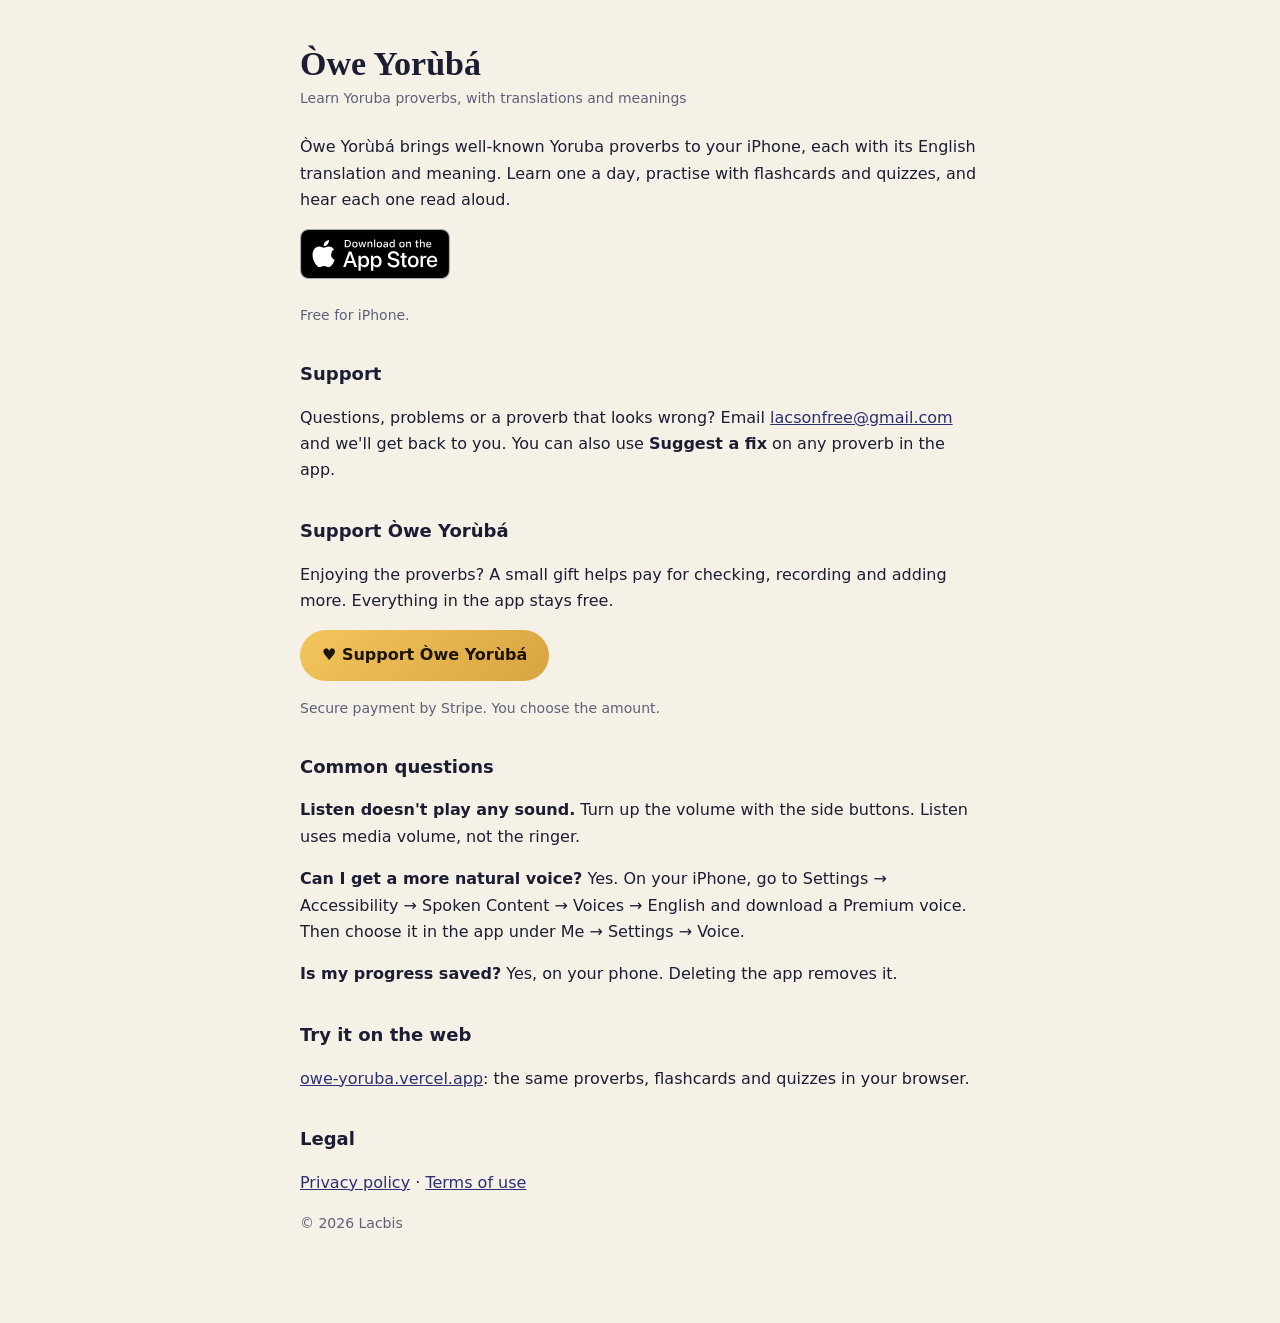
<file: index.html>
<!doctype html>
<html lang="en"><head><meta charset="utf-8"><meta name="viewport" content="width=device-width, initial-scale=1, viewport-fit=cover">
<title>Òwe Yorùbá · Support</title><meta name="description" content="Support for Òwe Yorùbá, the Yoruba proverbs app."><meta name="apple-itunes-app" content="app-id=6836940635"><link rel="stylesheet" href="page.css"></head>
<body><main>
<h1>Òwe Yorùbá</h1>
<p class="meta">Learn Yoruba proverbs, with translations and meanings</p>

<p>Òwe Yorùbá brings well-known Yoruba proverbs to your iPhone, each with its English translation and meaning. Learn one a day, practise with flashcards and quizzes, and hear each one read aloud.</p>
<p><a class="store-badge" href="https://apps.apple.com/app/id6836940635"><picture><source srcset="app-store-badge-white.svg" media="(prefers-color-scheme: dark)"><img src="app-store-badge.svg" width="150" height="50" alt="Download on the App Store"></picture></a></p>
<p class="meta">Free for iPhone.</p>

<h2>Support</h2>
<p>Questions, problems or a proverb that looks wrong? Email <a href="mailto:lacsonfree@gmail.com">lacsonfree@gmail.com</a> and we'll get back to you. You can also use <b>Suggest a fix</b> on any proverb in the app.</p>

<h2>Support Òwe Yorùbá</h2>
<p>Enjoying the proverbs? A small gift helps pay for checking, recording and adding more. Everything in the app stays free.</p>
<p><a class="support-btn" href="https://buy.stripe.com/bJefZigml0HR7Sy9vY08g01" target="_blank" rel="noopener noreferrer">♥ Support Òwe Yorùbá</a></p>
<p class="meta">Secure payment by Stripe. You choose the amount.</p>

<h2>Common questions</h2>
<p><b>Listen doesn't play any sound.</b> Turn up the volume with the side buttons. Listen uses media volume, not the ringer.</p>
<p><b>Can I get a more natural voice?</b> Yes. On your iPhone, go to Settings → Accessibility → Spoken Content → Voices → English and download a Premium voice. Then choose it in the app under Me → Settings → Voice.</p>
<p><b>Is my progress saved?</b> Yes, on your phone. Deleting the app removes it.</p>

<h2>Try it on the web</h2>
<p><a href="https://owe-yoruba.vercel.app">owe-yoruba.vercel.app</a>: the same proverbs, flashcards and quizzes in your browser.</p>

<h2>Legal</h2>
<p><a href="privacy.html">Privacy policy</a> · <a href="terms.html">Terms of use</a></p>
<p class="meta">© 2026 Lacbis</p>
</main></body></html>
</file>
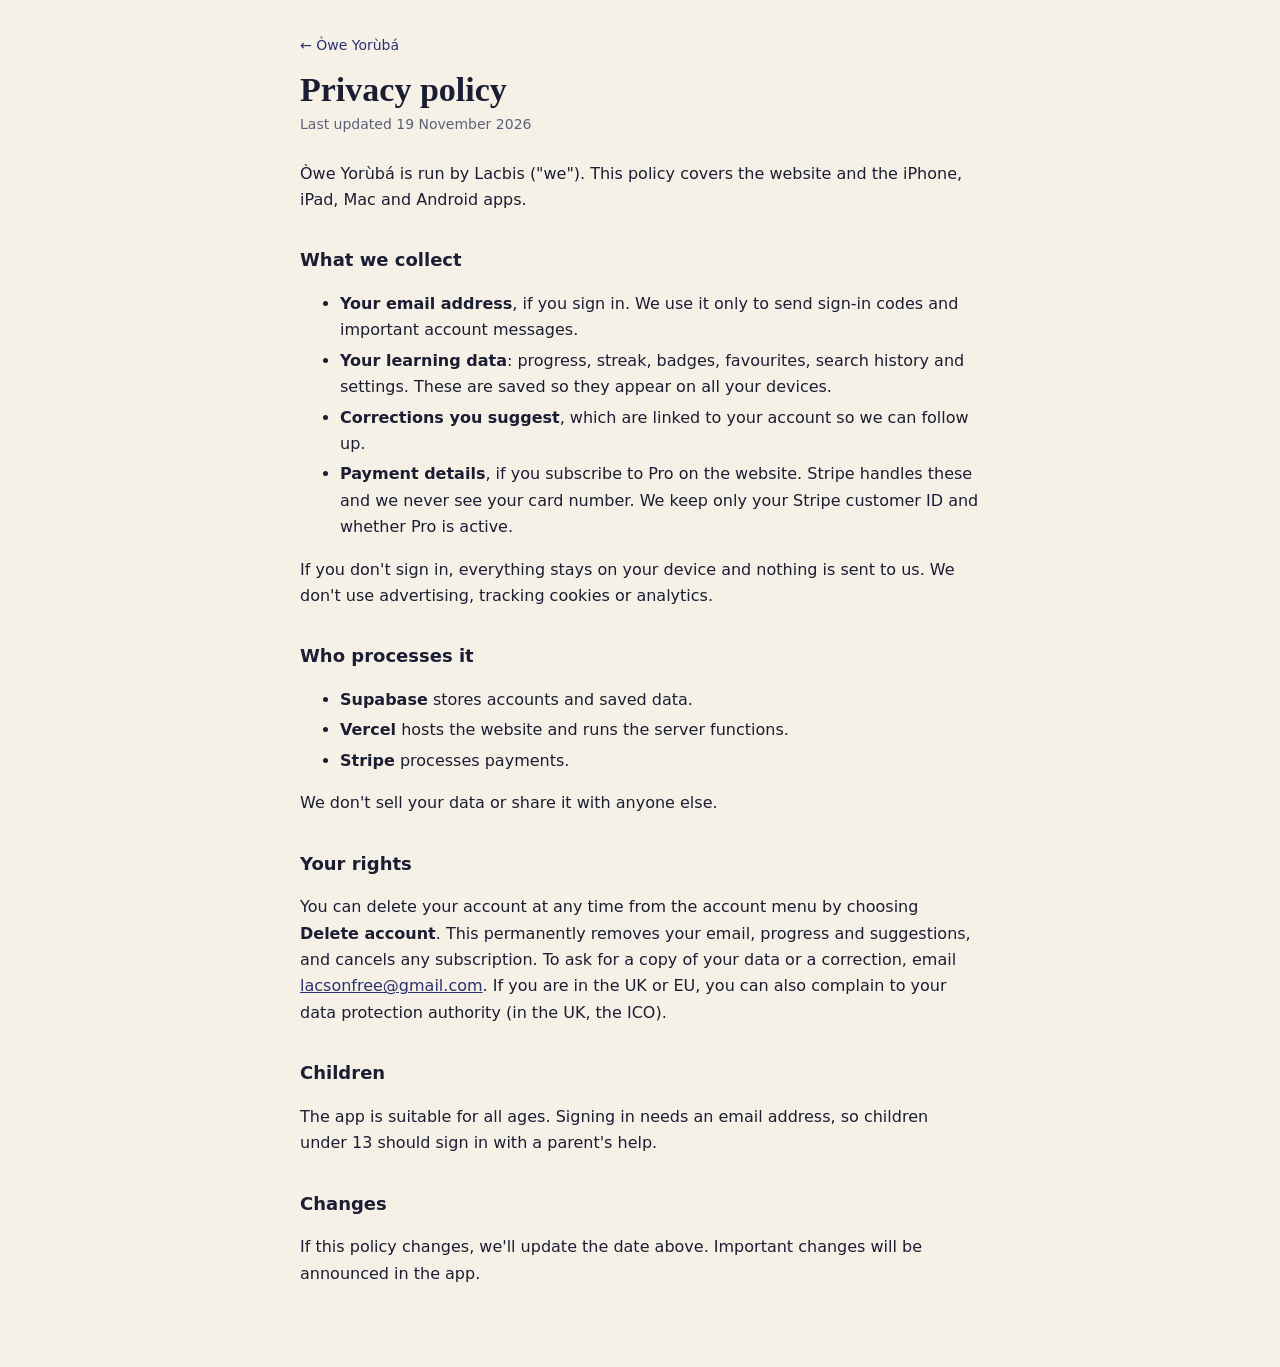
<file: privacy.html>
<!doctype html>
<html lang="en"><head><meta charset="utf-8"><meta name="viewport" content="width=device-width, initial-scale=1, viewport-fit=cover">
<title>Privacy policy · Òwe Yorùbá</title><link rel="stylesheet" href="page.css"></head>
<body><main>
<a class="back" href="./">← Òwe Yorùbá</a>
<h1>Privacy policy</h1>
<p class="meta">Last updated 19 November 2026</p>

<p>Òwe Yorùbá is run by Lacbis ("we"). This policy covers the website and the iPhone, iPad, Mac and Android apps.</p>

<h2>What we collect</h2>
<ul>
  <li><b>Your email address</b>, if you sign in. We use it only to send sign-in codes and important account messages.</li>
  <li><b>Your learning data</b>: progress, streak, badges, favourites, search history and settings. These are saved so they appear on all your devices.</li>
  <li><b>Corrections you suggest</b>, which are linked to your account so we can follow up.</li>
  <li><b>Payment details</b>, if you subscribe to Pro on the website. Stripe handles these and we never see your card number. We keep only your Stripe customer ID and whether Pro is active.</li>
</ul>
<p>If you don't sign in, everything stays on your device and nothing is sent to us. We don't use advertising, tracking cookies or analytics.</p>

<h2>Who processes it</h2>
<ul>
  <li><b>Supabase</b> stores accounts and saved data.</li>
  <li><b>Vercel</b> hosts the website and runs the server functions.</li>
  <li><b>Stripe</b> processes payments.</li>
</ul>
<p>We don't sell your data or share it with anyone else.</p>

<h2>Your rights</h2>
<p>You can delete your account at any time from the account menu by choosing <b>Delete account</b>. This permanently removes your email, progress and suggestions, and cancels any subscription. To ask for a copy of your data or a correction, email <a href="mailto:lacsonfree@gmail.com">lacsonfree@gmail.com</a>. If you are in the UK or EU, you can also complain to your data protection authority (in the UK, the ICO).</p>

<h2>Children</h2>
<p>The app is suitable for all ages. Signing in needs an email address, so children under 13 should sign in with a parent's help.</p>

<h2>Changes</h2>
<p>If this policy changes, we'll update the date above. Important changes will be announced in the app.</p>
</main></body></html>
</file>
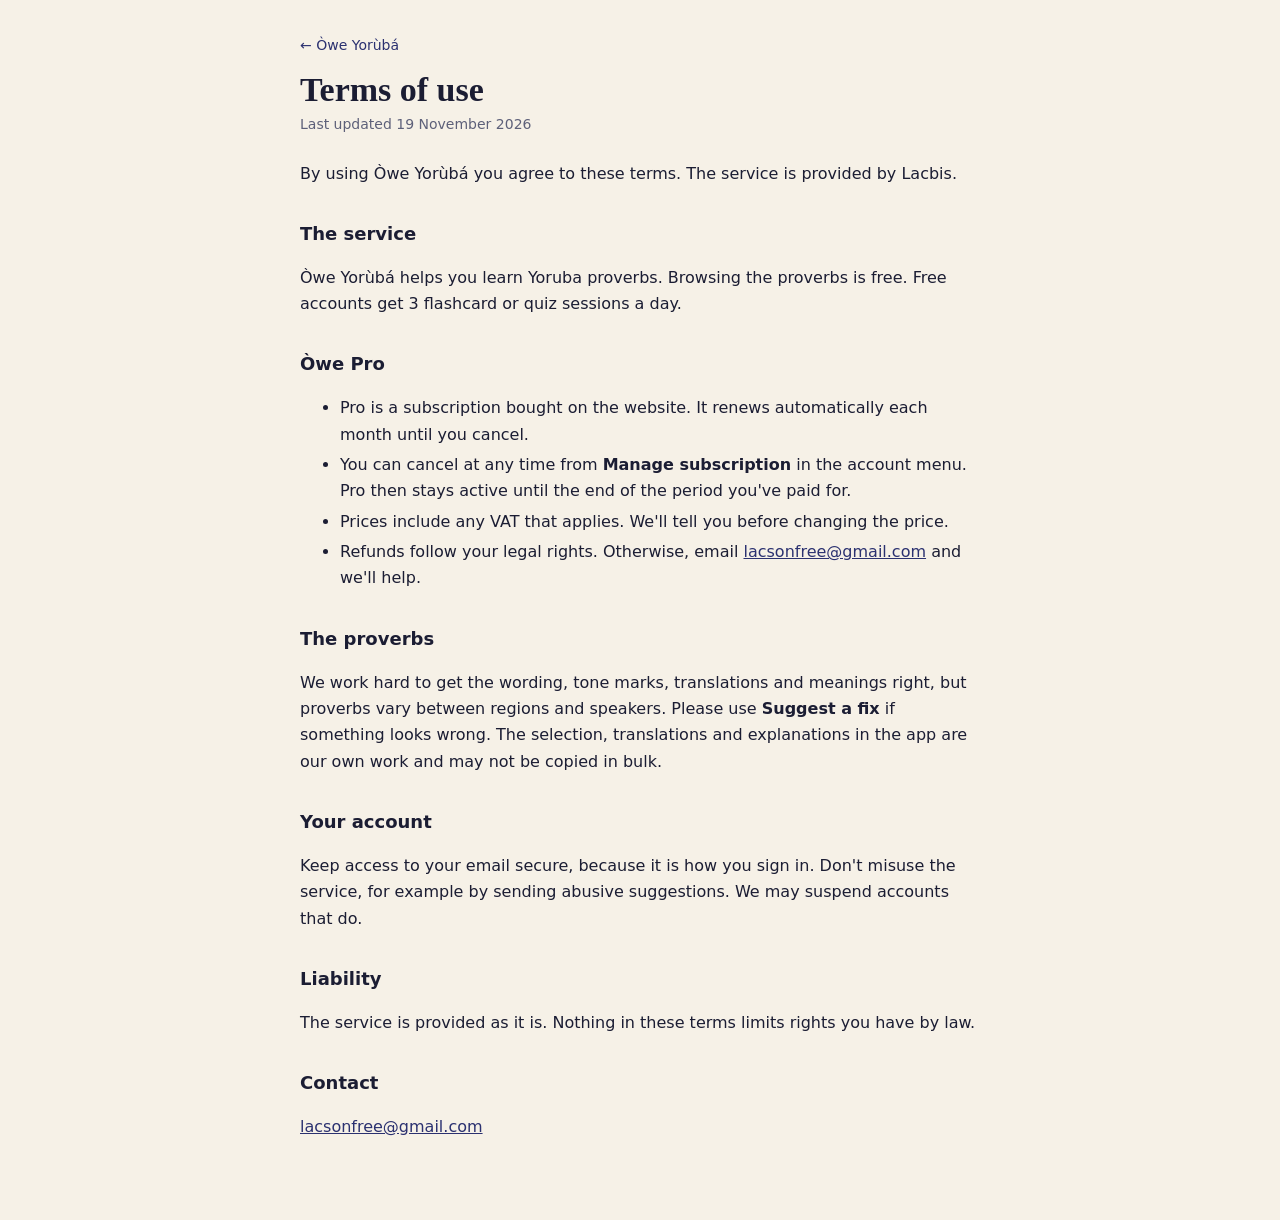
<file: terms.html>
<!doctype html>
<html lang="en"><head><meta charset="utf-8"><meta name="viewport" content="width=device-width, initial-scale=1, viewport-fit=cover">
<title>Terms · Òwe Yorùbá</title><link rel="stylesheet" href="page.css"></head>
<body><main>
<a class="back" href="./">← Òwe Yorùbá</a>
<h1>Terms of use</h1>
<p class="meta">Last updated 19 November 2026</p>

<p>By using Òwe Yorùbá you agree to these terms. The service is provided by Lacbis.</p>

<h2>The service</h2>
<p>Òwe Yorùbá helps you learn Yoruba proverbs. Browsing the proverbs is free. Free accounts get 3 flashcard or quiz sessions a day.</p>

<h2>Òwe Pro</h2>
<ul>
  <li>Pro is a subscription bought on the website. It renews automatically each month until you cancel.</li>
  <li>You can cancel at any time from <b>Manage subscription</b> in the account menu. Pro then stays active until the end of the period you've paid for.</li>
  <li>Prices include any VAT that applies. We'll tell you before changing the price.</li>
  <li>Refunds follow your legal rights. Otherwise, email <a href="mailto:lacsonfree@gmail.com">lacsonfree@gmail.com</a> and we'll help.</li>
</ul>

<h2>The proverbs</h2>
<p>We work hard to get the wording, tone marks, translations and meanings right, but proverbs vary between regions and speakers. Please use <b>Suggest a fix</b> if something looks wrong. The selection, translations and explanations in the app are our own work and may not be copied in bulk.</p>

<h2>Your account</h2>
<p>Keep access to your email secure, because it is how you sign in. Don't misuse the service, for example by sending abusive suggestions. We may suspend accounts that do.</p>

<h2>Liability</h2>
<p>The service is provided as it is. Nothing in these terms limits rights you have by law.</p>

<h2>Contact</h2>
<p><a href="mailto:lacsonfree@gmail.com">lacsonfree@gmail.com</a></p>
</main></body></html>
</file>
<file: page.css>
:root { color-scheme: light dark; --bg:#f6f1e7; --ink:#1b1d33; --muted:#5d6079; --line:#e3dccd; --accent:#2b3170; }
@media (prefers-color-scheme: dark) { :root { --bg:#12142b; --ink:#f1ece0; --muted:#a8abc4; --line:#2b2f55; --accent:#e6b85c; } }
html, body { margin: 0; background: var(--bg); color: var(--ink); }
body { font: 16px/1.65 system-ui, -apple-system, "Segoe UI", sans-serif; }
main { max-width: 680px; margin: 0 auto; padding: calc(32px + env(safe-area-inset-top)) 16px 64px; }
a { color: var(--accent); }
h1 { font: 700 34px/1.15 Georgia, serif; margin: 12px 0 4px; }
h2 { font-size: 18px; margin: 32px 0 6px; }
.meta { color: var(--muted); font-size: 14px; margin: 0 0 24px; }
.back { font-size: 14px; text-decoration: none; }
li { margin: 4px 0; }
.fill { background: color-mix(in srgb, #e6b85c 30%, transparent); padding: 0 4px; border-radius: 4px; }
.support-btn { display: inline-block; padding: 12px 22px; border-radius: 999px; font-weight: 700; text-decoration: none; color: #1b1407; background: linear-gradient(135deg, #f3c55b, #d9a441); }
.support-btn:focus-visible { outline: 2px solid var(--ink); outline-offset: 2px; }
.store-badge { display: inline-block; border-radius: 9px; }
.store-badge img { display: block; width: 150px; height: auto; }
.store-badge:focus-visible { outline: 2px solid var(--ink); outline-offset: 2px; }
</file>
